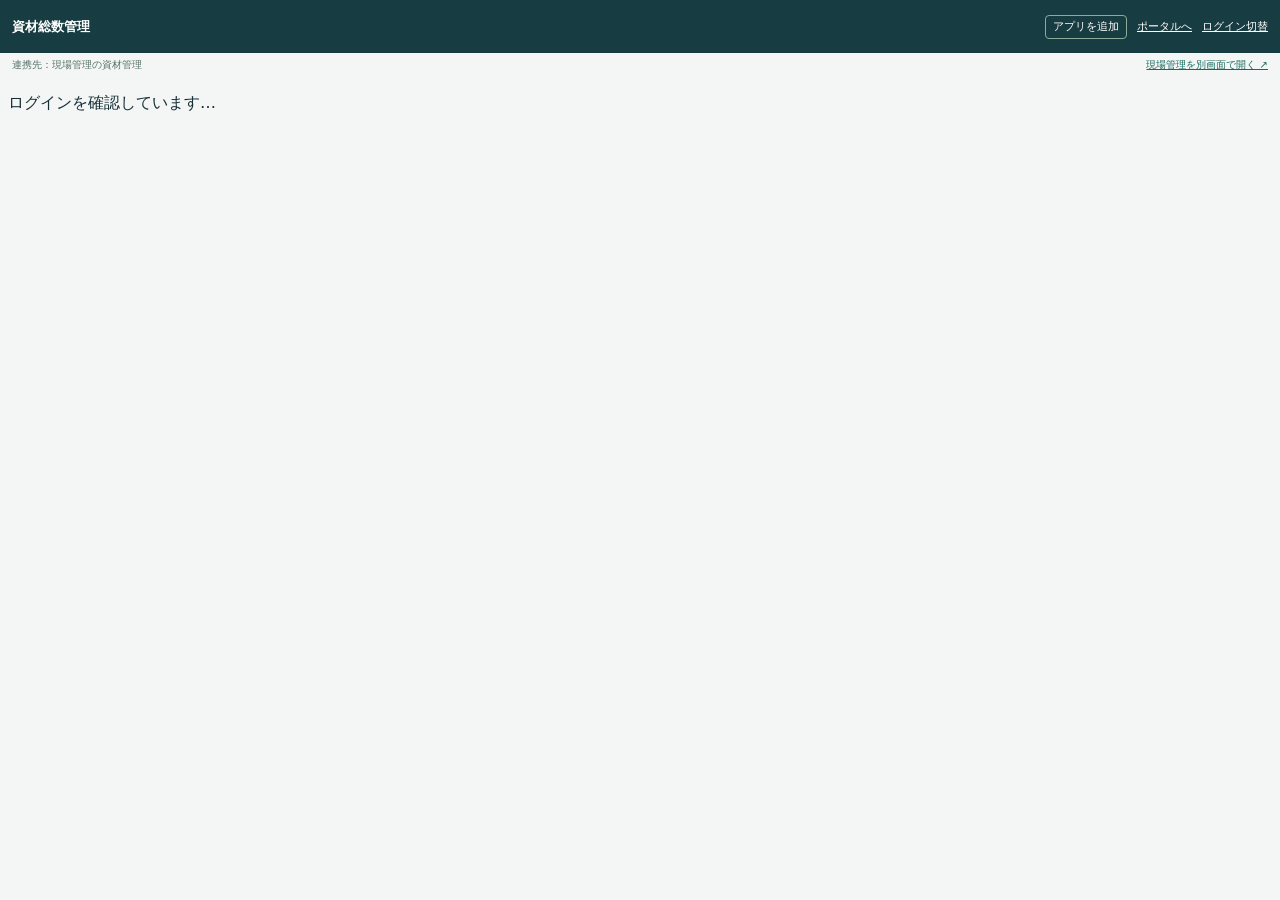
<file: index.html>
<!doctype html>
<html lang="ja"><head><meta charset="utf-8"><meta name="viewport" content="width=device-width,initial-scale=1"><title>資材総数管理</title><meta name="theme-color" content="#275f4f"><meta name="apple-mobile-web-app-capable" content="yes"><meta name="apple-mobile-web-app-title" content="資材管理"><link rel="manifest" href="manifest.webmanifest"><link rel="icon" type="image/png" href="icons/icon-192.png"><link rel="apple-touch-icon" href="icons/apple-touch-icon.png"><link rel="stylesheet" href="material-totals.css?v=20261031-4"><style>body{margin:0;background:#f4f6f5;color:#172f36;font-family:system-ui,sans-serif}.app-header{background:#173c41;color:white;padding:18px 28px;display:flex;justify-content:space-between;align-items:center;gap:20px}.app-header a{color:white}.app-header small{display:block;opacity:.8}main{max-width:1200px;margin:28px auto;padding:0 16px}.connection{padding:16px;border:1px solid #d8e1df;border-radius:12px;background:white;margin-bottom:18px}.connection a{color:#176b61}button{padding:12px 18px;border:1px solid #b7cbc7;border-radius:9px;background:#fff;cursor:pointer}@media(max-width:600px){.app-header{padding:14px 16px;align-items:flex-start}.app-header nav{font-size:13px}}</style></head>
<body><header class="app-header"><div><strong>資材総数管理</strong><small>購入・総数・更新履歴・請求書</small></div><nav class="app-nav"><button type="button" id="install-app">アプリを追加</button><a href="https://shota-1003.github.io/jinshou-employee-app/">ポータルへ</a><a href="./login.html?switch=1">ログイン切替</a></nav></header><main><aside class="connection"><strong>連携先：現場管理の資材管理</strong><p>このアプリで管理する会社全体の総数を、現場管理から参照します。持出・返却・現場別の数量は現場管理で扱います。</p><a href="https://shota-1003.github.io/jinshou-site-management/" target="_blank" rel="noopener">現場管理を別画面で開く ↗</a></aside><section id="materials"><p>ログインを確認しています…</p></section></main>
<script src="app-config.js"></script><script src="portal-session.js"></script><script src="shared-inventory-queue.js"></script><script src="shared-inventory-client.js?v=20261031-4"></script><script src="material-totals.js?v=20261031-4"></script><script src="app.js?v=20261031-4"></script><script src="pwa.js"></script></body></html>
</file>
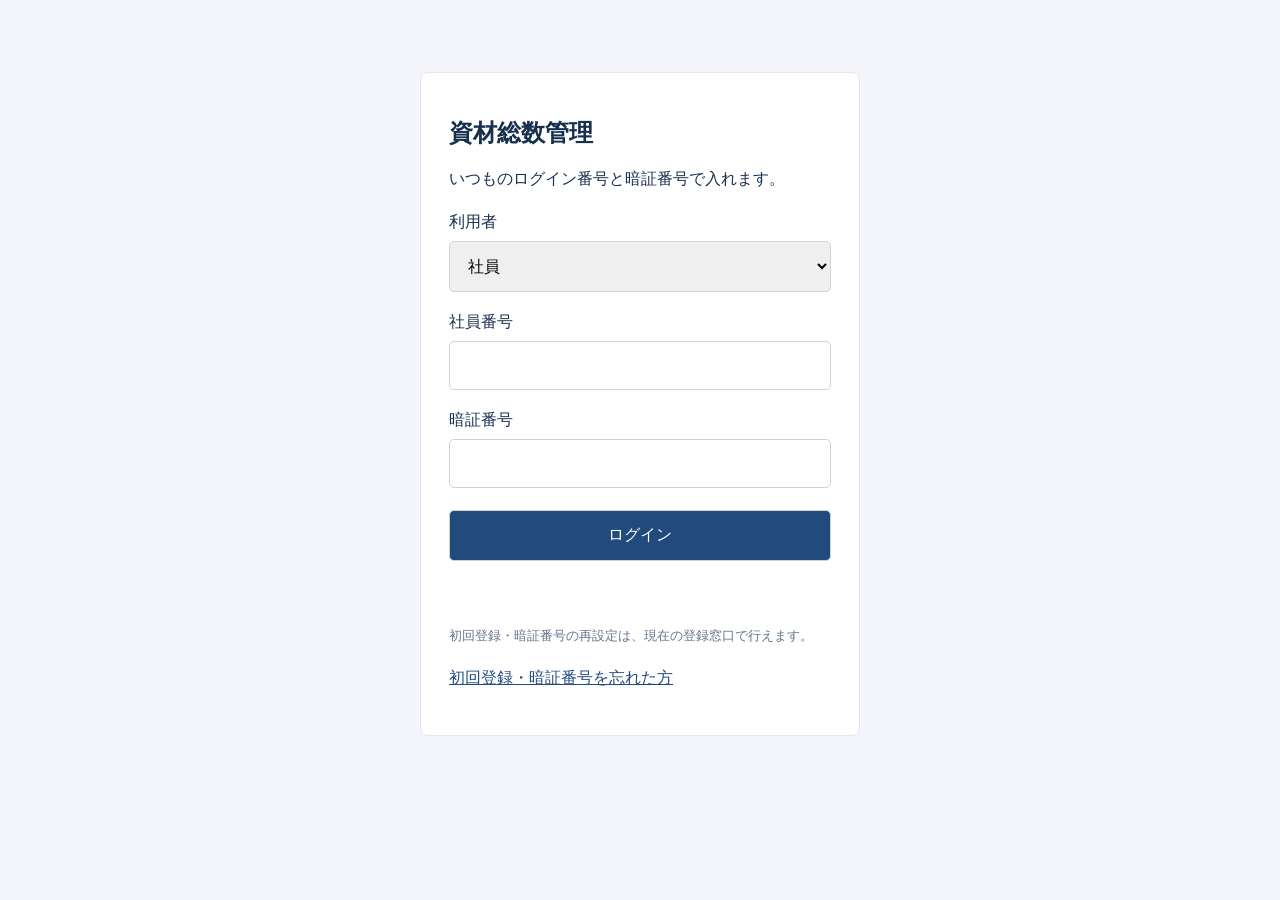
<file: login.html>
<!doctype html><html lang="ja"><head><meta charset="utf-8"><meta name="viewport" content="width=device-width,initial-scale=1"><title>資材総数管理｜ログイン</title><link rel="manifest" href="manifest.webmanifest"><link rel="apple-touch-icon" href="icons/apple-touch-icon.png"><meta name="theme-color" content="#102746"><style>
*{box-sizing:border-box}body{margin:0;background:#f3f5fa;color:#18304f;font-family:system-ui,sans-serif}main{max-width:440px;margin:8vh auto;padding:28px;background:white;border:1px solid #e2e7ef;border-radius:8px}h1{font-size:24px}p{line-height:1.7}label{display:block;margin:20px 0 8px}input,button,select{font:inherit;width:100%;padding:14px;border:1px solid #c9d3df;border-radius:5px}button{margin-top:22px;background:#214b7c;color:white;cursor:pointer}button:disabled{opacity:.55}a{color:#214b7c}#status{min-height:2em;white-space:pre-wrap}small{display:block;line-height:1.7;color:#63758c}@media(max-width:480px){main{margin:20px 12px;padding:22px}}
</style></head><body><main><h1>資材総数管理</h1><p>いつものログイン番号と暗証番号で入れます。</p><form id="login"><label for="kind">利用者</label><select id="kind"><option value="employee">社員</option><option value="worker">協力会社</option></select><label id="code-label" for="code">社員番号</label><input id="code" autocomplete="username" required maxlength="80"><label for="pin">暗証番号</label><input id="pin" type="password" inputmode="numeric" autocomplete="current-password" required maxlength="6"><button id="submit" type="submit">ログイン</button></form><p id="status" role="status" aria-live="polite"></p><small>初回登録・暗証番号の再設定は、現在の登録窓口で行えます。</small><p><a id="help" href="https://shota-1003.github.io/jinshou-employee-app/">初回登録・暗証番号を忘れた方</a></p></main><script src="entry-login.js?build=e5340cb47aa0"></script></body></html>
</file>
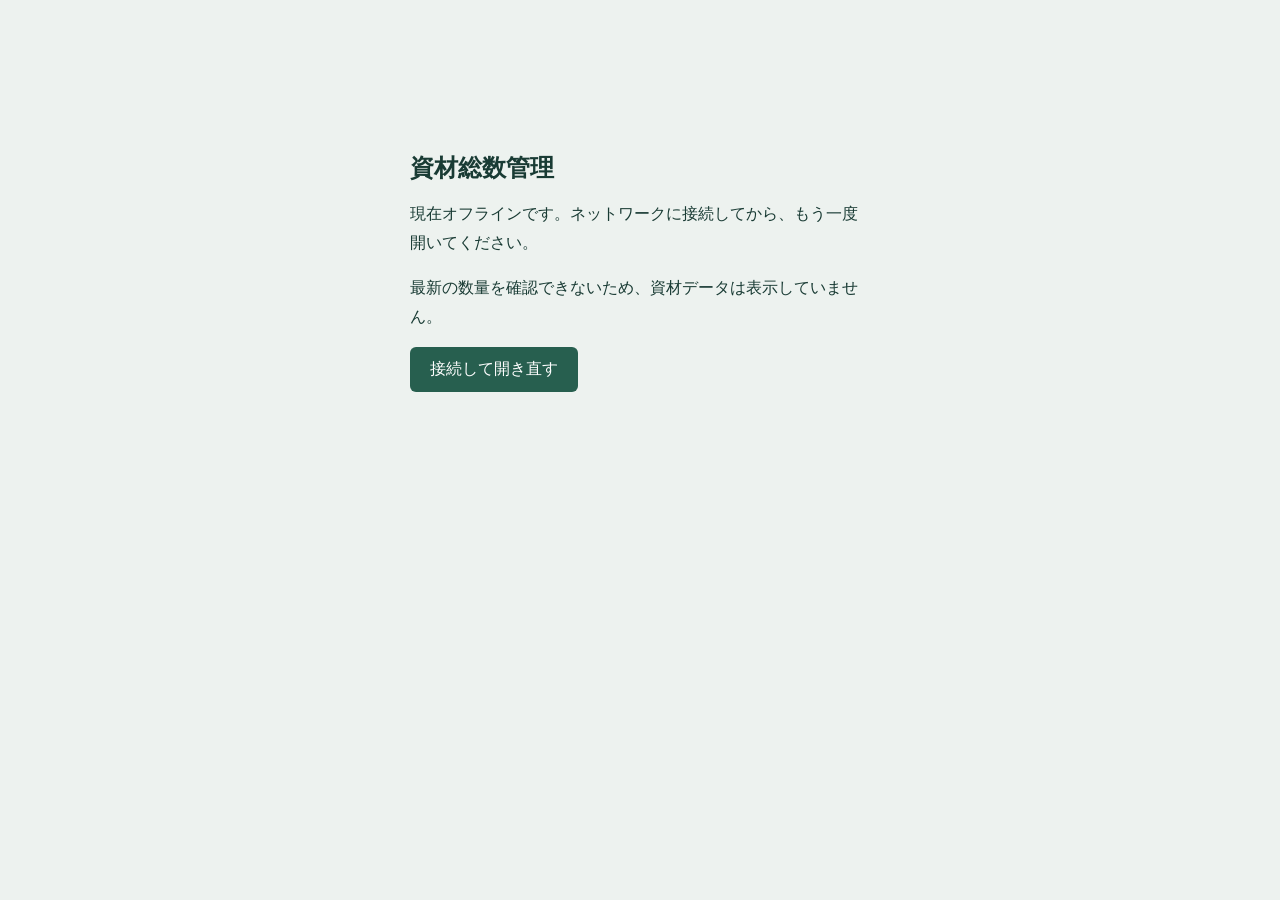
<file: offline.html>
<!doctype html><html lang="ja"><head><meta charset="utf-8"><meta name="viewport" content="width=device-width,initial-scale=1"><meta name="theme-color" content="#275f4f"><title>資材総数管理｜オフライン</title><style>body{margin:0;background:#edf2ef;color:#193b34;font:16px system-ui,sans-serif}main{max-width:460px;margin:12vh auto;padding:28px}h1{font-size:24px}p{line-height:1.8}a{display:inline-block;padding:12px 20px;background:#275f4f;color:white;border-radius:6px;text-decoration:none}</style></head><body><main><h1>資材総数管理</h1><p>現在オフラインです。ネットワークに接続してから、もう一度開いてください。</p><p>最新の数量を確認できないため、資材データは表示していません。</p><a href="./">接続して開き直す</a></main></body></html>
</file>
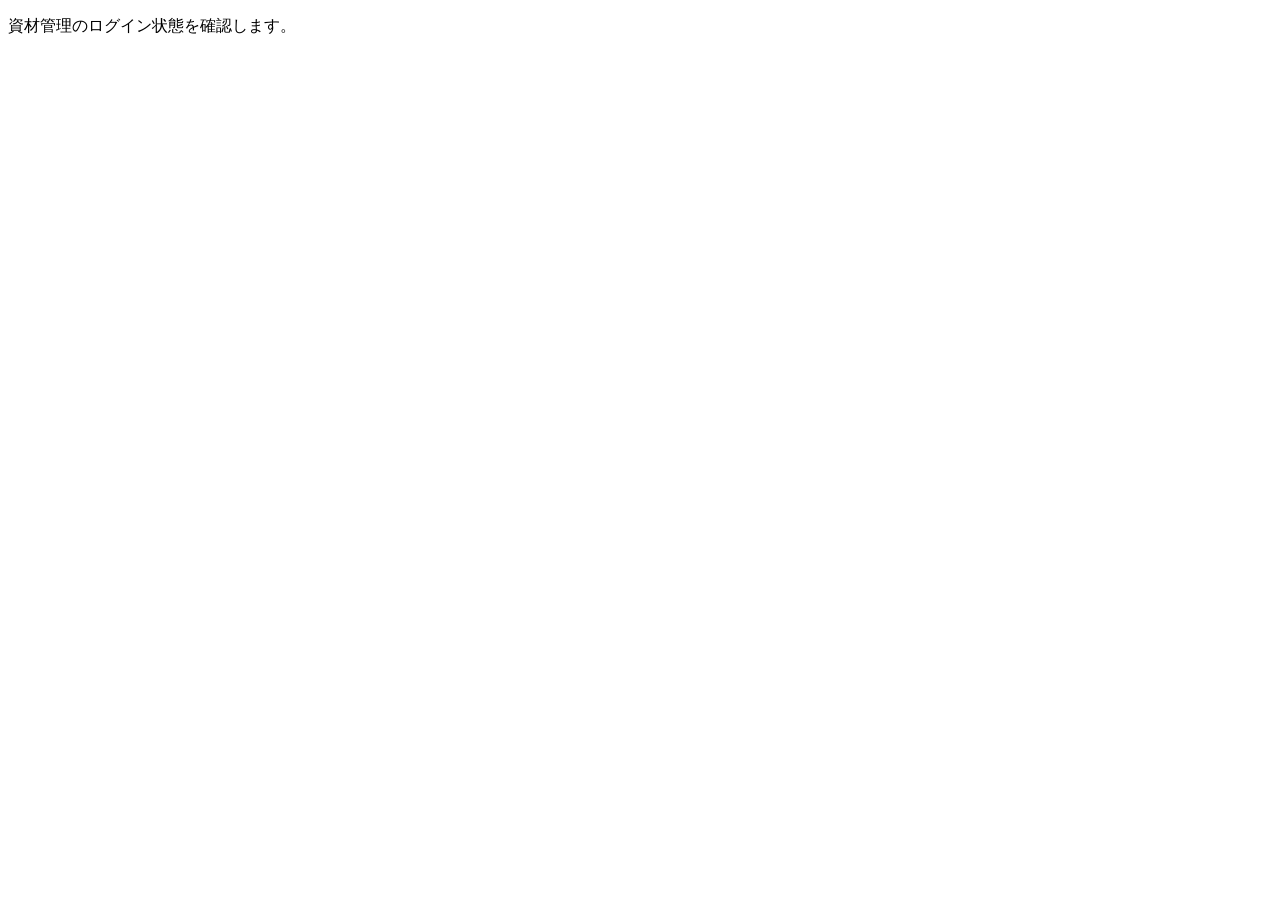
<file: site-session.html>
<!doctype html><html lang="ja"><meta charset="utf-8"><title>資材管理のログイン連携</title><p>資材管理のログイン状態を確認します。</p><script>
'use strict';
const allowed=new Set(['http://localhost:3011','https://shota-1003.github.io']),api='https://tcxbtanumtuyfrqtjtvo.supabase.co/rest/v1/rpc/',key='sb_publishable_UVAjFJSjIs7Sl2tMpLWRkQ_uyDw9eyW';
const methods={kyPhaseSign:['site_ky_signature_write','p_actor_code'],kyPhaseSignatures:['site_ky_signatures_list','p_actor_code'],kyDailyReportSource:['site_ky_daily_report_source','p_actor_code'],kyAssignmentRoster:['site_ky_assignment_roster','p_actor_code'],kyInbox:['site_ky_inbox','p_actor_code'],educationLibraryPrepare:['site_education_library_prepare','p_actor_code'],educationLibraryAssign:['site_education_library_assign','p_actor_code'],educationLibraryCancel:['site_education_library_cancel','p_actor_code'],siteEntertainmentExpenses:['site_entertainment_expenses','p_employee_code'],siteEntertainmentRead:['site_entertainment_read','p_employee_code'],siteEntertainmentCandidates:['site_entertainment_candidates','p_employee_code'],siteEntertainmentLinkSave:['site_entertainment_link_save','p_employee_code'],profitPlacementSource:['site_profit_placement_source','p_employee_code'],profitSalesCandidates:['site_profit_sales_candidates','p_employee_code'],profitSalesPage:['site_profit_sales_page','p_employee_code'],profitSalesLinkSave:['site_profit_sales_link_save','p_employee_code'],educationLibraryRead:['site_education_library_read','p_actor_code'],educationLibrarySave:['site_education_library_save','p_actor_code'],educationExplanationList:['site_education_explanation_list','p_actor_code'],educationExplanationSave:['site_education_explanation_save','p_actor_code'],repairsList:['site_repairs_list','p_actor_code'],repairAction:['site_repair_action','p_actor_code'],workerEducationPublish:['site_worker_education_publish','p_employee_code'],workerEducationStatus:['site_worker_education_status','p_employee_code'],workerEducationSignature:['site_worker_education_signature','p_employee_code'],reportAmendments:["site_report_amendments_list","p_actor_code"],reportAmend:["site_report_amend","p_actor_code"],safetyReadiness:["site_safety_readiness","p_actor_code"],safetyConfirmations:["site_safety_confirmations_list","p_actor_code"],safetyLeaderConfirm:["site_safety_leader_confirm","p_actor_code"],safetyConfirm:["site_safety_confirm","p_actor_code"],membersList:['site_members_list','p_employee_code'],membersResolved:['site_members_resolved','p_employee_code'],externalCandidates:['site_external_candidates','p_employee_code'],saveMemberProfile:['site_member_profile_save','p_employee_code'],recordsList:['site_records_list','p_actor_code'],recordSave:['site_record_save','p_actor_code'],getSharedSite:['site_shared_profile_get','p_employee_code'],sharedSites:['site_shared_profiles_list','p_employee_code'],saveSharedSite:['site_shared_profile_save','p_employee_code'],sheetRetry:['admin_site_sheet_retry','p_admin_employee_code'],sheetStatus:['admin_site_sheet_status','p_admin_employee_code'],sites:['admin_list_sites','p_admin_employee_code'],registerSite:['admin_register_site','p_admin_employee_code'],instructors:['site_education_instructors','p_admin_employee_code'],session:['site_member_session','p_employee_code'],members:['site_member_directory','p_admin_employee_code'],save:['site_member_save','p_admin_employee_code'],status:['site_education_status','p_admin_employee_code'],publish:['site_education_publish','p_admin_employee_code']};
function stored(k){let raw;try{raw=localStorage.getItem(k)}catch{}if(!raw){const c=document.cookie.split('; ').find(x=>x.startsWith(k+'='));if(c)try{raw=decodeURIComponent(c.slice(k.length+1))}catch{}}if(!raw)try{raw=sessionStorage.getItem(k)}catch{}try{return JSON.parse(raw||'null')}catch{return null}}
function auth(){const e=stored('jinshou_device_auth'),w=stored('jinshou_sub_auth'),sub=new URLSearchParams(location.search).get('portal')==='sub';if(!sub&&e?.employeeCode&&e?.token)return {kind:'employee',code:e.employeeCode,token:e.token,header:'X-Device-Token'};if(w?.loginCode&&w?.token)return {kind:'worker',code:w.loginCode,token:w.token,header:'X-Sub-Device-Token'};return null}
const workerMethods={kyPhaseSign:methods.kyPhaseSign,kyPhaseSignatures:methods.kyPhaseSignatures,kyDailyReportSource:methods.kyDailyReportSource,kyInbox:methods.kyInbox,educationLibraryRead:methods.educationLibraryRead,educationLibrarySave:methods.educationLibrarySave,educationExplanationList:methods.educationExplanationList,educationExplanationSave:methods.educationExplanationSave,repairsList:methods.repairsList,repairAction:methods.repairAction,reportAmendments:methods.reportAmendments,reportAmend:methods.reportAmend,safetyReadiness:methods.safetyReadiness,safetyConfirmations:methods.safetyConfirmations,safetyLeaderConfirm:methods.safetyLeaderConfirm,safetyConfirm:methods.safetyConfirm,session:['site_worker_session','p_login_code'],sharedSites:['site_worker_profiles_list','p_login_code'],getSharedSite:['site_worker_profile_get','p_login_code'],recordsList:methods.recordsList,recordSave:methods.recordSave};
// Call ONLY after the host bridge checks allowed origin, source, channel and request id.
// getAuth stays on the portal origin. Never return its result to the caller.
// Call ONLY after the host bridge checks allowed origin, source, channel and request id.
// getAuth stays on the portal origin. Never return its result to the caller.
function attachmentRoutes({endpoint,getAuth,fetcher=fetch}){
 const actions={attachmentInitiate:'initiate',attachmentUpload:'upload',attachmentDownload:'download'};
 return async function(method,params){
  const action=actions[method];if(!action)throw Error('添付操作が不正です');
  const a=getAuth();if(!a||!['employee','worker'].includes(a.kind)||!a.code||!a.token)throw Error('ログインを確認してください');
  const headers={'x-actor-kind':a.kind,'x-actor-code':a.code,[a.kind==='worker'?'x-sub-device-token':'x-device-token']:a.token};
  let body,url=endpoint+'?action='+action;
  if(action==='initiate'){const {site,section,record,filename,mime,size,requestId}=params;body=JSON.stringify({site,section,record,filename,mime,size,requestId});if(body.length>8192)throw Error('添付情報が長すぎます');headers['content-type']='application/json'}
  else{if(!/^[0-9a-f-]{36}$/i.test(params.id||''))throw Error('添付先が不正です');url+='&id='+encodeURIComponent(params.id);if(action==='upload'){if(!(params.bytes instanceof ArrayBuffer)||params.bytes.byteLength<1||params.bytes.byteLength>26214400)throw Error('ファイル容量を確認してください');body=params.bytes;headers['content-type']='application/octet-stream'}}
  const response=await fetcher(url,{method:'POST',headers,body,signal:AbortSignal.timeout(120000)});
  if(!response.ok)throw Error('添付ファイルの操作を完了できません。権限と通信を確認してください');
  const current=getAuth();if(current?.kind!==a.kind||current?.code!==a.code||current?.token!==a.token)throw Error('ログインが変わりました');
  if(action!=='download'){const result=await response.json(),latest=getAuth();if(latest?.kind!==a.kind||latest?.code!==a.code||latest?.token!==a.token)throw Error('ログインが変わりました');return result}
  const reader=response.body.getReader(),parts=[];let size=0;
  try{for(;;){const r=await reader.read();if(r.done)break;size+=r.value.length;if(size>26214400){await reader.cancel();throw Error('容量超過')}parts.push(r.value)}}finally{reader.releaseLock()}
  const bytes=new Uint8Array(size);let offset=0;for(const p of parts){bytes.set(p,offset);offset+=p.length}
  const finalAuth=getAuth();if(finalAuth?.kind!==a.kind||finalAuth?.code!==a.code||finalAuth?.token!==a.token)throw Error('ログインが変わりました');
  return {bytes:bytes.buffer,mime:response.headers.get('content-type')};
 };
}

// Invoke only after the existing portal bridge's exact source/origin/channel validation.
function inventoryRoute({endpoint,getAuth,fetcher=fetch}){return async(params,expectedIdentity)=>{const a=getAuth();if(!a||expectedIdentity!==a.kind+':'+a.code)throw Error('ログインを確認してください');if(!['execute','read','readOrders','readMoves','readLosses','readCorrections','readDemands','capabilities','readMaterialHistory','readMaterialTotals','uploadDocument','downloadDocument'].includes(params.action))throw Error('操作が不正です');const body=JSON.stringify({action:params.action,actorKind:a.kind,employeeCode:a.code,site:params.site,page:params.page,request:params.request});if(body.length>(params.action==='uploadDocument'?9*1024*1024:1048576))throw Error('一度に送る件数を減らしてください');const r=await fetcher(endpoint,{method:'POST',headers:{'content-type':'application/json',[a.kind==='worker'?'x-sub-device-token':'x-device-token']:a.token},body,signal:AbortSignal.timeout(params.action==='uploadDocument'||params.action==='downloadDocument'?120000:30000)});const current=getAuth();if(!current||current.kind!==a.kind||current.code!==a.code||current.token!==a.token)throw Error('ログインが変わりました');const json=await r.json();const final=getAuth();if(!final||final.kind!==a.kind||final.code!==a.code||final.token!==a.token)throw Error('ログインが変わりました');if(!r.ok)throw Error(json.error==='CONFLICT'?'CONFLICT':r.status===400&&json.error==='INVALID_OPERATION'?'INVALID_OPERATION':'在庫を処理できません。権限と入力を確認してください');return json.data}}

// Attendance is a read-only RPC. Keep the device token and actor selection on this origin.
async function attendance(params,expectedIdentity){
 const a=auth();if(!a||expectedIdentity!==a.kind+':'+a.code)throw Error('ログインを確認して画面を更新してください');
 if(!params||(params.month!=='all'&&!/^20\d{2}-(0[1-9]|1[0-2])$/.test(params.month))||typeof params.siteKey!=='string'||!params.siteKey||params.siteKey.length>160)throw Error('現場と月を選択してください');
 if(params.after!=null&&!/^-?\d+$/.test(String(params.after)))throw Error('ページ位置が不正です');
 if(params.snapshot!=null&&!/^[a-f0-9]{32}$/.test(params.snapshot))throw Error('日報の版が不正です');
 const body={p_actor_kind:a.kind,p_actor_code:a.code,p_site_key:params.siteKey,p_month:params.month,p_after_id:params.after??null,p_limit:100,p_snapshot:params.snapshot??null};
 const res=await fetch(api+'site_attendance_list',{method:'POST',headers:{'Content-Type':'application/json',apikey:key,Authorization:'Bearer '+key,[a.header]:a.token},body:JSON.stringify(body),signal:AbortSignal.timeout(25000)});
 const raw=await res.text(),current=auth();if(!current||current.kind!==a.kind||current.code!==a.code||current.token!==a.token)throw Error('ログインが変わりました');
 const result=raw?JSON.parse(raw):null;if(!res.ok)throw Error(result?.message||'入場履歴を取得できませんでした');return result;
}
const inventory=inventoryRoute({endpoint:'https://tcxbtanumtuyfrqtjtvo.supabase.co/functions/v1/site-inventory',getAuth:auth});
const attachments=attachmentRoutes({endpoint:'https://tcxbtanumtuyfrqtjtvo.supabase.co/functions/v1/site-attachments',getAuth:auth});
const attachmentMethods=new Set(['attachmentInitiate','attachmentUpload','attachmentDownload']);
let epochAuth='',authEpoch=crypto.randomUUID();function epoch(a){const value=a?JSON.stringify([a.kind,a.code,a.token]):'';if(value!==epochAuth){epochAuth=value;authEpoch=crypto.randomUUID()}return authEpoch}window.addEventListener('storage',e=>{if(!e.key||['jinshou_device_auth','jinshou_sub_auth'].includes(e.key)){epochAuth='';authEpoch=crypto.randomUUID()}});
const mutations=new Set(['kyPhaseSign','educationLibraryPrepare','educationLibraryAssign','educationLibraryCancel','siteEntertainmentLinkSave','educationLibrarySave','educationExplanationSave','repairAction','workerEducationPublish','safetyConfirm','safetyLeaderConfirm','reportAmend','recordSave','saveMemberProfile','saveSharedSite','sheetRetry','registerSite','save','publish']);
window.addEventListener('message',async event=>{
 if((event.source!==parent&&event.source!==opener)||event.source===window||!allowed.has(event.origin))return;
 const m=event.data;if(!m||m.channel!=='jinshou-site-session-v1'||typeof m.id!=='string'||m.id.length>100||(!methods[m.method]&&!attachmentMethods.has(m.method)&&m.method!=='inventory'&&m.method!=='siteAttendance'))return;
 const response={channel:m.channel,id:m.id};
 try{if(m.method==='siteAttendance'){response.result=await attendance(m.params,m.expectedIdentity);event.source.postMessage(response,event.origin);return;}if(m.method==='inventory'){response.result=await inventory(m.params||{},m.expectedIdentity);event.source.postMessage(response,event.origin);return;}if(attachmentMethods.has(m.method)){const a=auth();if(!a||m.expectedIdentity!==a.kind+':'+a.code)throw Error('ログインを確認して画面を更新してください');response.result=await attachments(m.method,m.params||{});event.source.postMessage(response,event.origin,response.result.bytes?[response.result.bytes]:[]);return;}const a=auth();if(!a?.code||!a?.token)throw Error('ポータルにログインしてください。ログイン後は自動で反映します。');const route=(a.kind==='worker'?workerMethods:methods)[m.method];if(!route)throw Error('この操作は社員の担当者のみ利用できます');const [name,actor]=route;const requestEpoch=epoch(a);if(m.method==='kyPhaseSign'&&m.expectedEpoch!==requestEpoch)throw Error('ログインが更新されました。KYを開き直してサインしてください');
 if(actor==='p_actor_code'&&(m.params?.p_actor_code!==a.code||m.params?.p_actor_kind!==a.kind))throw Error('ログインが切り替わりました。画面を更新してください');
 if((mutations.has(m.method)||['kyAssignmentRoster','kyInbox','profitPlacementSource','profitSalesCandidates','profitSalesPage','profitSalesLinkSave','siteEntertainmentExpenses','siteEntertainmentRead','siteEntertainmentCandidates','siteEntertainmentLinkSave'].includes(m.method))&&m.expectedIdentity!==a.kind+':'+a.code)throw Error('ログインを確認して画面を更新してください');
 const params={...(m.params||{}),[actor]:a.code};if(actor==='p_actor_code')params.p_actor_kind=a.kind;
 const res=await fetch(api+name,{method:'POST',headers:{'Content-Type':'application/json',apikey:key,Authorization:'Bearer '+key,[a.header]:a.token},body:JSON.stringify(params),signal:AbortSignal.timeout(25000)});const raw=await res.text();const result=raw?JSON.parse(raw):null;if(!res.ok)throw Error(result?.message||'ポータルから取得できませんでした');const current=auth();if(!current||current.kind!==a.kind||current.code!==a.code||current.token!==a.token||epoch(current)!==requestEpoch)throw Error('ログインが切り替わりました。画面を更新してください');response.result=m.method==='session'?{...result,authEpoch:requestEpoch}:result;
 }catch(e){response.error=e.message}
 event.source.postMessage(response,event.origin);
});
const binding=new URLSearchParams(location.hash.slice(1)).get("binding");function announce(){if(opener)for(const origin of allowed)opener.postMessage({channel:"jinshou-site-session-v1",ready:true,binding},origin)}announce();setInterval(announce,5000);
</script></html>
</file>
<file: material-totals.css>
html,body{height:100%;height:100dvh;overflow:hidden}body{display:flex;flex-direction:column}.app-header{padding:7px 12px!important;min-height:39px;font-size:13px}.app-header small{display:none!important}.app-header nav{font-size:11px}body>main{max-width:none!important;margin:0!important;padding:0 8px 6px!important;width:100%;flex:1;min-height:0;display:flex;flex-direction:column;box-sizing:border-box}.connection{display:flex;gap:12px;align-items:center;flex:none;padding:5px 4px!important;border:0!important;border-radius:0!important;background:transparent!important;margin:0!important;font-size:10px;color:#567269}.connection strong{font-weight:500}.connection p{display:none}.connection a{margin-left:auto}#materials{min-height:0;flex:1}
.material-totals{--mt-ink:#193b34;--mt-row:22px;--mt-font:12px;color:var(--mt-ink);background:#edf2ef;font-family:Meiryo,"Yu Gothic",system-ui,sans-serif;display:flex;flex-direction:column;min-height:0;height:100%;padding:0}.material-totals *{box-sizing:border-box}.material-totals p{line-height:1.6}.mt-head{display:flex;align-items:center;justify-content:space-between;gap:8px;flex-wrap:wrap;padding:4px 0;flex:none}.mt-actions{display:flex;gap:6px;flex-wrap:wrap;align-items:center}.material-totals button{min-height:29px;padding:5px 9px;border:1px solid #aabfb5;border-radius:4px;background:#fff;color:var(--mt-ink);font:inherit;font-size:12px;cursor:pointer}.material-totals button:hover{background:#e1ede6;border-color:#598b76}.material-totals button.mt-primary{background:#246c5c;border-color:#246c5c;color:white}.material-totals button:disabled{opacity:.45;cursor:default}.material-totals :focus-visible{outline:2px solid #2b836a;outline-offset:2px}.material-totals[aria-busy=true] button{cursor:wait}.mt-tabs{display:flex;gap:2px}.material-totals .mt-tabs button{border:0;background:none;border-radius:0;color:#677e71;padding:6px 10px;white-space:nowrap}.material-totals .mt-tabs button[aria-current=page]{background:#dce9e0;color:#194c3b;border-bottom:2px solid #286e56}.material-totals [data-mt-content]{min-height:0;flex:1;display:flex;flex-direction:column}.material-totals:not([data-mt-tab=items]) [data-mt-content]{display:block;overflow:auto;padding:6px}.mt-toolbar{display:flex;align-items:center;gap:10px;padding:5px 0;flex:none;flex-wrap:wrap}.mt-toolbar label{display:flex;align-items:center;gap:4px;margin:0;font-size:11px;white-space:nowrap}.mt-toolbar input,.mt-toolbar select{font:inherit;font-size:12px;max-width:180px;height:28px;padding:3px 6px;border:1px solid #b6c7be;border-radius:4px;background:white;color:var(--mt-ink)}.mt-toolbar [type=search]{width:170px}.mt-toolbar .mt-check input{height:16px;width:16px;accent-color:#286c56}.mt-toolbar [data-count]{font-size:11px;margin-left:auto;white-space:nowrap;color:#5d7869}.mt-viewport{flex:1;min-height:0;overflow-x:auto;overflow-y:hidden;overscroll-behavior:contain;scroll-behavior:smooth;scrollbar-width:thin;padding:2px 0 5px}.mt-blocks{display:flex;gap:6px;width:max-content;min-width:100%;height:100%;align-items:flex-start}.mt-block{flex:none}.mt-block table{width:100%;table-layout:fixed;border-collapse:collapse;font-size:var(--mt-font);line-height:1.1;background:#fff;color:#173c2d}.mt-block th,.mt-block td{border:1px solid #adbbb3;padding:0 4px;height:var(--mt-row);white-space:nowrap;overflow:hidden;text-overflow:ellipsis;font-variant-numeric:tabular-nums}.mt-block thead th{font-size:11px;font-weight:500;background:#275f4f;color:#fff;height:25px;text-align:center}.mt-block tbody th{text-align:left;background:#ecf0eb;font-weight:400;border-left:3px solid var(--mt-category,#b7c8bc);padding:0}.mt-block td{text-align:right}.mt-block td.mt-number{background:#deedf5;font-weight:600}.mt-block .mt-number small{font-size:9px;color:#4c6d70;font-weight:400}.mt-block tr{cursor:pointer}.mt-block tbody tr:hover td,.mt-block tbody tr:hover th{background:#e4f3df;box-shadow:inset 0 0 0 1px #709f7c}.mt-block .mt-category-start td,.mt-block .mt-category-start th{border-top:2px solid var(--mt-category,#708e7b)}.material-totals .mt-item-button{display:block;text-align:left;background:none;border:0;border-radius:0;padding:0 4px;width:100%;height:calc(var(--mt-row) - 2px);min-height:0;font-size:var(--mt-font);font-weight:400;overflow:hidden;text-overflow:ellipsis;white-space:nowrap;line-height:1.2}.mt-unset{font-size:10px;color:#967028;background:#fff4d1}.mt-scrollbar{display:flex;align-items:center;gap:9px;font-size:10px;min-height:27px;padding:3px 0;flex:none;color:#54725f}.mt-scrollbar [data-scroll-buttons]{display:flex;gap:4px}.material-totals .mt-scrollbar button{min-height:21px;padding:0 12px;font-size:11px}.mt-row-hint{margin-left:auto}.mt-stats{display:flex;align-items:center;gap:16px;flex-wrap:wrap;flex:none;border:1px solid #b5c6bb;background:#fff;padding:6px 10px;font-size:11px;min-height:33px}.mt-stats strong{margin-left:auto;background:#fff1a3;padding:3px 8px;font-size:16px;font-variant-numeric:tabular-nums}.mt-stats small{font-size:10px;color:#6a796b}.mt-empty{padding:24px;color:#5f786a;font-size:13px}.mt-sr-only{position:absolute!important;width:1px!important;height:1px!important;padding:0!important;overflow:hidden!important;clip:rect(0,0,0,0)!important;white-space:nowrap!important;border:0!important}
.mt-editor{color:var(--mt-ink);border:1px solid #7e9f8e;border-radius:10px;background:#fff;box-shadow:0 18px 65px #0c35213b;padding:24px;width:min(760px,calc(100vw - 24px));max-height:calc(100dvh - 30px);overflow:auto;margin:auto}.mt-editor::backdrop{background:#102c286b}.mt-editor h3{font-size:21px;margin:0 0 20px}.mt-editor p{font-size:13px}.mt-editor label{display:flex;flex-direction:column;gap:6px;font-size:13px;font-weight:600;margin-bottom:14px}.mt-editor input,.mt-editor select,.mt-editor textarea{font:inherit;font-size:16px;padding:10px;border:1px solid #b8cbbc;border-radius:5px;background:white;color:var(--mt-ink);min-height:43px;width:100%;max-width:100%}.mt-editor textarea{min-height:70px;resize:vertical}.mt-editor button{min-height:40px;padding:9px 13px;font-size:13px}.mt-editor input:disabled,.mt-editor textarea:disabled,.mt-editor select:disabled{background:#edf2ed;color:#748179}.mt-fields{display:grid;grid-template-columns:repeat(auto-fit,minmax(150px,1fr));gap:14px}.mt-purchase-line{background:#f3f6f1;border:1px solid #c5d3c9;border-radius:7px;padding:15px;margin:15px 0}.mt-purchase-line [data-preview]{font-weight:600;color:#28754f}.material-totals [data-error],.material-totals [data-mt-message]{color:#963c22;white-space:pre-wrap;font-size:12px;margin:5px 0;flex:none}.material-totals [data-mt-message]:empty{display:none}.mt-warning{padding:7px 10px;border:1px solid #d1b66f;background:#fff0cb;font-size:12px;flex:none}.mt-warning button{margin-left:8px}.mt-history{background:#fff;border:1px solid #c1d1c6;border-radius:7px;padding:16px;margin:7px 0;font-size:13px}.mt-history-head{display:flex;justify-content:space-between;gap:12px;flex-wrap:wrap}.mt-history-head strong{color:#23644e}.mt-history ul{padding-left:20px;line-height:1.8}.mt-documents{display:flex;align-items:center;gap:8px;flex-wrap:wrap;border-top:1px solid #e4eae4;padding-top:10px}.mt-muted{font-size:11px!important;color:#708172}.mt-metadata-change{font-size:12px;margin:4px 0;color:#426b54}.material-totals dialog:not([open]){display:none}
@media(max-width:700px){.app-header{padding:6px 9px!important}.connection{font-size:9px;gap:4px}.connection strong{display:none}.connection a{margin-left:0}.mt-head{gap:4px}.mt-head .mt-actions{gap:4px}.mt-head .mt-actions button{font-size:11px;padding:4px 7px}.mt-tabs{gap:0}.material-totals .mt-tabs button{padding:6px 8px;font-size:11px}.mt-toolbar{gap:5px}.mt-toolbar [type=search]{width:125px}.mt-toolbar select{max-width:130px;font-size:11px}.mt-toolbar [data-count]{margin-left:0}.mt-row-hint{display:none}.mt-stats{gap:6px 12px;padding:5px 7px}.mt-stats strong{font-size:14px}.mt-stats>small{width:100%;font-size:9px}.mt-fields{grid-template-columns:1fr 1fr}.mt-editor{padding:17px}.mt-editor input,.mt-editor select{font-size:16px}.mt-editor h3{font-size:18px}}@media(max-width:400px){.mt-fields{grid-template-columns:1fr}}
.mt-category-chips{display:flex;flex-wrap:wrap;gap:5px;max-height:150px;overflow:auto;margin:0 0 18px;padding:5px 0}.mt-category-chips span{border:1px solid #c0d2c5;border-radius:4px;padding:3px 7px;background:#edf4ee;font-size:11px}.mt-editor [data-category-preview]{color:#286c56;font-size:12px}
.material-totals .mt-baseline{flex:none;margin:2px 0 4px;padding:4px 8px;border-left:3px solid #b68d27;background:#fff6da;color:#624c1c;font-size:12px;line-height:1.5}.mt-baseline strong{margin-right:6px}

.app-nav{display:flex;align-items:center;gap:10px;flex-wrap:wrap}.app-nav #install-app{font:inherit;font-size:11px;padding:3px 7px;min-height:24px;color:#fff;border:1px solid #8bac9b;background:transparent;border-radius:4px}.app-nav a{white-space:nowrap;font-size:11px}
.material-totals[data-mt-access=reader] .mt-block tr{cursor:default}.mt-reader-name{padding:0 4px;display:inline-block;max-width:72%;overflow:hidden;text-overflow:ellipsis;vertical-align:middle}.mt-reader-category{font-size:9px;color:#587765;max-width:26%;display:inline-block;overflow:hidden;text-overflow:ellipsis;vertical-align:middle}.mt-readonly-note{margin-left:auto;color:#587765}
.mt-item-categories{border:1px solid #c1d0c5;border-radius:6px;margin:0 0 15px;padding:12px}.mt-item-categories legend{font-size:13px;font-weight:600;padding:0 4px}.mt-category-options{display:flex;gap:6px;flex-wrap:wrap;max-height:180px;overflow:auto}.mt-editor .mt-category-options label{display:flex;flex-direction:row;align-items:center;gap:5px;margin:0;border:1px solid #b9cdbf;border-radius:5px;padding:6px 8px;font-size:12px;font-weight:400;cursor:pointer}.mt-editor .mt-category-options input{width:16px;min-height:16px;height:16px;padding:0;margin:0;accent-color:#276a50}.mt-category-options label:has(input:checked){background:#e0efdf;border-color:#6e9979}

.mt-attachment{padding:14px;border:2px solid #42876e;border-radius:8px;background:#edf7f1;margin:0 0 18px}.mt-attachment h4{margin:0;font-size:17px}.mt-attachment p{margin:7px 0}.mt-attachment input::file-selector-button{background:#246c5c;color:white;border:0;border-radius:4px;padding:10px;cursor:pointer}.mt-document-dialog{width:min(1100px,calc(100vw - 24px))}.mt-document-view{height:65dvh;overflow:auto;background:#edf2ef}.mt-document-view img{display:block;max-width:100%;height:auto;margin:auto}.mt-document-view iframe{display:block;width:100%;height:calc(100% - 35px);border:0;background:white}.mt-document-download{padding:10px;color:#246c5c}.mt-document-dialog .mt-actions{margin-top:12px}

.mt-inbox-dialog{width:calc(100vw - 24px);max-width:1500px;padding:16px}.mt-inbox-dialog h3{margin-bottom:10px}.mt-inbox-layout{display:grid;grid-template-columns:1fr 1fr;gap:16px;height:70dvh}.mt-inbox-document,.mt-inbox-entry{min-height:0;overflow:auto}.mt-inbox-document h4{margin:0 0 8px}.mt-inbox-document [data-inbox-preview]{height:90%;overflow:auto}.mt-inbox-document img{max-width:100%;display:block}.mt-inbox-document iframe{width:100%;height:90%;border:0}.mt-inbox-table{max-height:48dvh;overflow:auto}.mt-inbox-table table{width:100%;border-collapse:collapse}.mt-inbox-table th,.mt-inbox-table td{border:1px solid #bbcfc4;padding:4px;text-align:right}.mt-inbox-table th{text-align:left}.mt-inbox-table small{display:block;font-size:10px;font-weight:400}.mt-inbox-table thead{position:sticky;top:0;background:#e3eee7}.mt-inbox-table input{min-height:30px;padding:4px;width:90px}.mt-inbox-entry label{margin-bottom:6px}.mt-inbox-dialog .mt-actions{padding-top:10px}@media(max-width:700px){.mt-inbox-layout{grid-template-columns:1fr;grid-template-rows:28dvh 42dvh;gap:8px}.mt-inbox-table{max-height:27dvh}.mt-inbox-entry p{margin:4px 0;font-size:11px}.mt-inbox-entry input{font-size:14px;min-height:30px;padding:4px}.mt-inbox-dialog{padding:10px}.mt-inbox-document h4{font-size:12px}}
</file>
